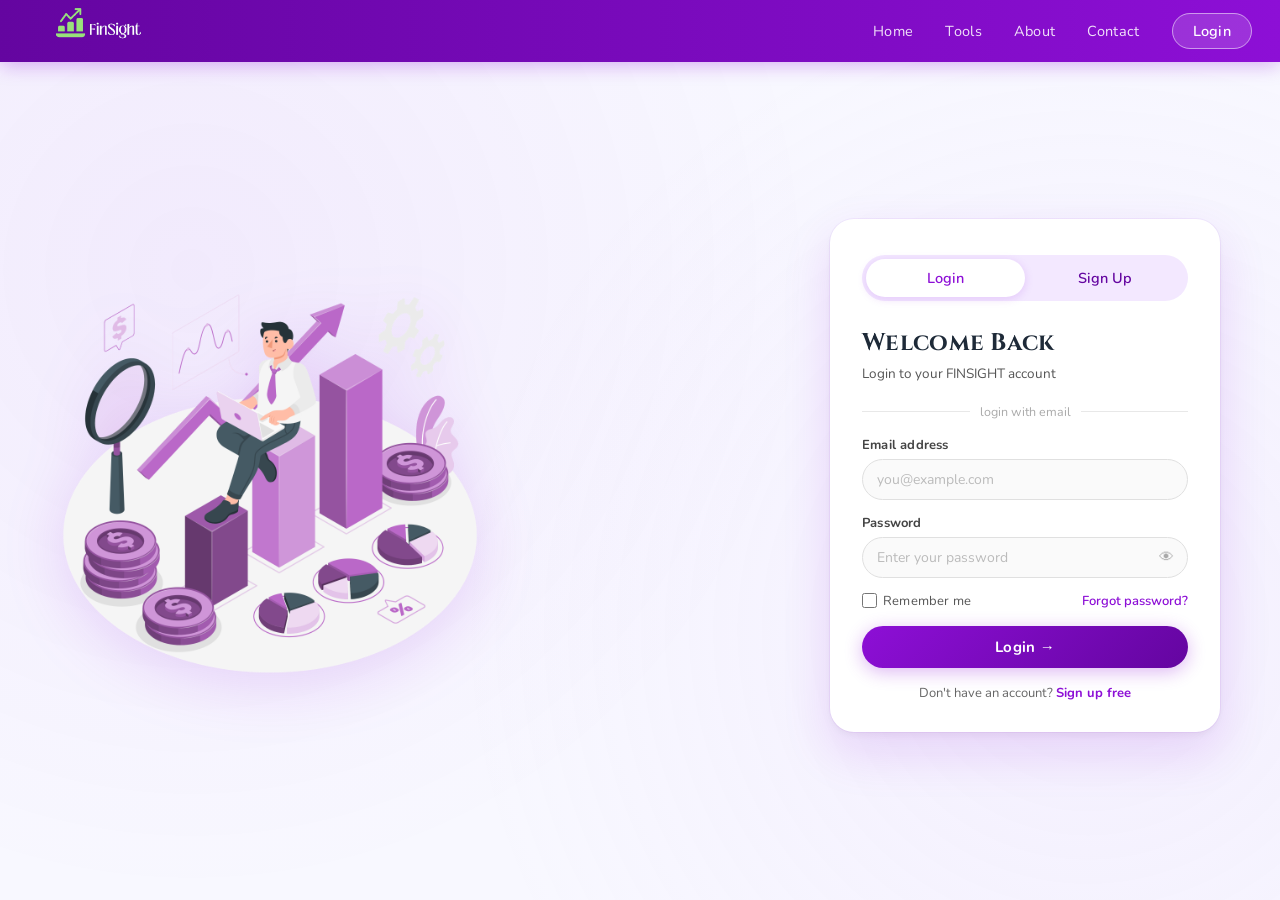
<file: emi.html>
<!DOCTYPE html>
<html lang="en">
<head>
<meta charset="UTF-8">
<meta name="viewport" content="width=device-width, initial-scale=1.0">
<link rel="stylesheet" href="emi_style.css">
<link rel="stylesheet" href="emi_results.css">
<link href="https://fonts.googleapis.com/css2?family=Cabin+Sketch:wght@700&display=swap" rel="stylesheet">
<title>FINSIGHT - EMI Calculator</title>
</head>
<script>
// Instant auth check — before page renders
  if (!JSON.parse(localStorage.getItem("finsightUser") || "null")?.loggedIn) {
    window.location.replace("login.html");
  }
</script>
<body>

<div id="toast" class="toast"></div>

<!-- NAVBAR -->
<nav class="navbar">
  <div class="logo"><img src="logo.png" alt="FINSIGHT"></div>
  <div class="hamburger" id="hamburger"><div></div><div></div><div></div></div>
  <ul id="nav-links">
    <li><a href="index.html">Home</a></li>
    <li><a href="index.html#tools">Tools</a></li>
    <li><a href="index.html#about">About</a></li>
    <li><a href="index.html#contact">Contact</a></li>
    <li id="nav-user">
      <a href="login.html" class="login-btn" id="loginBtn">Login</a>
      <div id="avatarBox">
        <div id="avatarLetter" onclick="toggleMenu()"></div>
        <div id="logoutMenu"><button onclick="logout()">Logout</button></div>
      </div>
    </li>
  </ul>
</nav>

<!-- PAGE HERO -->
<section class="page-hero">
  <p class="section-tag">EMI Calculator</p>
  <h1>Know Your Loan Before You Sign</h1>
  <p>Calculate your exact monthly EMI, see how much interest you'll really pay, and get a full repayment breakdown — before committing to any loan.</p>
</section>

<!-- MAIN CONTENT -->
<div class="main-content">
  <div class="form-card">
    <div class="form-card-header">
      <h3>Loan Details</h3>
      <p>Enter your loan parameters to calculate the EMI and full repayment schedule.</p>
    </div>

    <form id="emi-form">

      <!-- LOAN TYPE PILLS -->
      <div class="input-group">
        <label>🏷️ Loan Type</label>
        <div class="loan-type-pills">
          <button type="button" class="pill-btn active" data-rate="8.5"  data-label="Home Loan">🏠 Home Loan</button>
          <button type="button" class="pill-btn"        data-rate="10.5" data-label="Car Loan">🚗 Car Loan</button>
          <button type="button" class="pill-btn"        data-rate="12"   data-label="Personal Loan">👤 Personal Loan</button>
          <button type="button" class="pill-btn"        data-rate="14"   data-label="Education Loan">🎓 Education Loan</button>
          <button type="button" class="pill-btn"        data-rate="0"    data-label="Custom">⚙️ Custom</button>
        </div>
        <p class="input-hint">Select a loan type to auto-fill the typical interest rate, or choose Custom to enter manually.</p>
      </div>

      <div class="three-col">
        <!-- LOAN AMOUNT -->
        <div class="input-group">
          <label for="loan-amount">💰 Loan Amount (₹)</label>
          <input type="number" id="loan-amount" placeholder="e.g. 2000000" min="1000">
          <div class="range-wrap">
            <input type="range" id="loan-amount-range" min="10000" max="10000000" step="10000" value="2000000">
            <div class="range-labels"><span>₹10K</span><span>₹1Cr</span></div>
          </div>
        </div>

        <!-- INTEREST RATE -->
        <div class="input-group">
          <label for="interest-rate">📈 Interest Rate (% p.a.)</label>
          <input type="number" id="interest-rate" placeholder="e.g. 8.5" min="0.1" max="36" step="0.1" value="8.5">
          <div class="range-wrap">
            <input type="range" id="interest-rate-range" min="1" max="36" step="0.1" value="8.5">
            <div class="range-labels"><span>1%</span><span>36%</span></div>
          </div>
        </div>

        <!-- TENURE -->
        <div class="input-group">
          <label for="tenure">📅 Loan Tenure</label>
          <div class="tenure-wrap">
            <input type="number" id="tenure" placeholder="e.g. 20" min="1" max="360">
            <select id="tenure-type">
              <option value="years" selected>Years</option>
              <option value="months">Months</option>
            </select>
          </div>
          <div class="range-wrap">
            <input type="range" id="tenure-range" min="1" max="30" step="1" value="20">
            <div class="range-labels"><span>1 yr</span><span>30 yrs</span></div>
          </div>
        </div>
      </div>

      <!-- PREPAYMENT (optional) -->
      <div class="section-divider">Optional: Extra Payments</div>
      <div class="two-col">
        <div class="input-group">
          <label for="prepayment">💸 Monthly Prepayment (₹)</label>
          <input type="number" id="prepayment" placeholder="e.g. 5000 (optional)" min="0">
          <p class="input-hint">Any extra amount you pay each month above the EMI. Reduces tenure and interest.</p>
        </div>
        <div class="input-group">
          <label for="start-date">📆 Loan Start Date</label>
          <input type="month" id="start-date">
          <p class="input-hint">Used to generate actual month names in the amortisation schedule.</p>
        </div>
      </div>

      <div class="btn-row">
        <button type="submit" class="btn-calculate">Calculate EMI →</button>
        <button type="button" class="btn-reset" onclick="resetForm()">Reset</button>
      </div>
    </form>
  </div>
</div>

<!-- RESULTS -->
<div id="results-section" style="display:none;">

  <!-- EMI HERO CARD -->
  <div class="results-wrapper" id="emi-hero-section"></div>

  <!-- SUMMARY CARDS -->
  <div class="results-wrapper">
    <div class="results-heading">
      <span class="section-tag" style="color:rgb(141,15,214)">Breakdown</span>
      <h2>Loan Cost Breakdown</h2>
    </div>
    <div id="summary-cards" class="summary-cards"></div>
  </div>

  <!-- DONUT CHART -->
  <div class="results-wrapper">
    <div class="results-heading">
      <span class="section-tag" style="color:rgb(141,15,214)">Visualisation</span>
      <h2>Principal vs Interest</h2>
      <p class="results-sub">See what fraction of your total repayment goes to the bank vs the actual loan.</p>
    </div>
    <div class="chart-row">
      <div class="donut-wrap">
        <svg id="donut-svg" viewBox="0 0 220 220" xmlns="http://www.w3.org/2000/svg">
          <circle id="donut-bg"        cx="110" cy="110" r="80" fill="none" stroke="#f0eaff" stroke-width="32"/>
          <circle id="donut-interest"  cx="110" cy="110" r="80" fill="none" stroke="rgb(141,15,214)" stroke-width="32" stroke-dasharray="0 502.65" stroke-linecap="butt" transform="rotate(-90 110 110)" style="transition:stroke-dasharray 0.8s ease"/>
          <circle id="donut-principal" cx="110" cy="110" r="80" fill="none" stroke="rgb(200,160,255)" stroke-width="32" stroke-dasharray="0 502.65" stroke-linecap="butt" transform="rotate(-90 110 110)" style="transition:stroke-dasharray 0.8s ease"/>
          <text id="donut-center-label" x="110" y="104" text-anchor="middle" font-size="11" fill="#8888aa" font-family="Arial">Monthly EMI</text>
          <text id="donut-center-value" x="110" y="126" text-anchor="middle" font-size="18" font-weight="700" fill="rgb(141,15,214)" font-family="Arial"></text>
        </svg>
        <div class="donut-legend">
          <div class="legend-item"><span class="legend-dot" style="background:rgb(141,15,214)"></span><span>Interest</span><strong id="legend-interest-pct"></strong></div>
          <div class="legend-item"><span class="legend-dot" style="background:rgb(200,160,255)"></span><span>Principal</span><strong id="legend-principal-pct"></strong></div>
        </div>
      </div>
      <div class="chart-stats" id="chart-stats"></div>
    </div>
  </div>

  <!-- PREPAYMENT COMPARISON (shown only if prepayment > 0) -->
  <div class="results-wrapper" id="prepayment-section" style="display:none;">
    <div class="results-heading">
      <span class="section-tag" style="color:rgb(141,15,214)">Prepayment Impact</span>
      <h2>How Prepayment Saves You Money</h2>
      <p class="results-sub">Comparison of your loan with and without the extra monthly payment.</p>
    </div>
    <div id="prepayment-cards" class="prepayment-cards"></div>
  </div>

  
  <!-- AMORTISATION TABLE -->
  <div class="results-wrapper" id="amort-section">
    <div class="results-heading">
      <span class="section-tag" style="color:rgb(141,15,214)">Schedule</span>
      <h2>Amortisation Schedule</h2>
      <p class="results-sub" id="amort-sub">Month-by-month breakdown of every payment — principal, interest and remaining balance.</p>
    </div>

    <!-- Year filter -->
    <div class="year-filter" id="year-filter"></div>

    <div class="table-wrap">
      <table class="breakdown-table" id="amort-table">
        <thead>
          <tr>
            <th>#</th>
            <th>Month</th>
            <th>EMI Paid</th>
            <th>Principal</th>
            <th>Interest</th>
            <th>Prepayment</th>
            <th>Balance</th>
            <th>Paid %</th>
          </tr>
        </thead>
        <tbody id="amort-body"></tbody>
      </table>
    </div>

    <div class="table-footer" id="table-footer"></div>
  </div>

</div><!-- end results -->

<script>
window.addEventListener("DOMContentLoaded", () => {
  const user = JSON.parse(localStorage.getItem("finsightUser"));
  const loginBtn    = document.getElementById("loginBtn");
  const avatarBox   = document.getElementById("avatarBox");
  const avatarLetter = document.getElementById("avatarLetter");
  loginBtn.style.display  = "block";
  avatarBox.style.display = "none";
  if (user && user.loggedIn === true) {
    loginBtn.style.display  = "none";
    avatarBox.style.display = "flex";
    avatarLetter.textContent = user.avatar;
  }
  const hamburger = document.getElementById("hamburger");
  if (hamburger) {
    hamburger.addEventListener("click", () => {
      document.getElementById("nav-links").classList.toggle("show");
      hamburger.classList.toggle("active");
    });
  }
  // Default start date to current month
  const now = new Date();
  document.getElementById("start-date").value =
    `${now.getFullYear()}-${String(now.getMonth()+1).padStart(2,"0")}`;
  document.getElementById("tenure").value = 20;
});
function logout()     { localStorage.removeItem("finsightUser"); window.location.href = "login.html"; }
function toggleMenu() {
  const m = document.getElementById("logoutMenu");
  m.style.display = m.style.display === "block" ? "none" : "block";
}

  
</script>
<script src="emi.js"></script>
</body>
</html>
</file>
<file: emi_style.css>
/* =========================================
   FINSIGHT - emi_style.css
   Matches existing Expense / Savings theme
========================================= */

* { margin: 0; padding: 0; box-sizing: border-box; }

body {
  font-family: Arial, Helvetica, sans-serif;
  background-color: ghostwhite;
  color: #1e2a38;
 overflow-x: hidden;
}

/* ── NAVBAR ── */
.navbar {
  position: fixed; 
top: 0; 
left: 0;
  width: 100%; 
height: 60px;
  display: flex; 
justify-content: space-between; 
align-items: center;
  padding: 0 20px;
  background-color: rgb(141,15,214);
  z-index: 1000;
  box-shadow: 0 2px 10px rgba(0,0,0,0.2);
}
.logo img { 
width: 180px; 
height: auto;
 }
.navbar ul { 
list-style: none; 
display: flex; 
gap: 40px; 
align-items: center; 
}
.navbar ul li a { 
text-decoration: none; 
color: white; 
font-size: 15px; 
font-weight: 100; 
transition: color 0.2s; 
}
.navbar ul li a:hover {
 color: #ddd; 
}
.login-btn {
 background-color: white; 
color: rgb(141,15,214) !important; 
padding: 8px 20px; border-radius: 25px; 
font-weight: 600 !important; 
}
.login-btn:hover { 
background-color: rgb(237,233,255) !important; 
}

/* Hamburger */
.hamburger { display: none; flex-direction: column; gap: 5px; cursor: pointer; padding: 4px; }
.hamburger div { width: 24px; height: 2px; background: white; border-radius: 2px; transition: all 0.3s; }
.hamburger.active div:nth-child(1) { transform: rotate(45deg) translate(5px,5px); }
.hamburger.active div:nth-child(2) { opacity: 0; }
.hamburger.active div:nth-child(3) { transform: rotate(-45deg) translate(5px,-5px); }

/* ── PAGE HERO ── */
.page-hero {
  background-color: rgb(141,15,214);
  color: white; text-align: center;
  padding: 100px 40px 50px 40px;
}
.section-tag {
  font-size: 13px; font-weight: 600; letter-spacing: 1.5px;
  text-transform: uppercase; color: rgba(255,255,255,0.75); margin-bottom: 12px;
  display: block;
}
.page-hero h1 { font-size: 38px; font-family: 'Cabin Sketch', cursive; margin-bottom: 14px; }
.page-hero p {
  font-size: 16px; color: rgba(255,255,255,0.85); max-width: 580px;
  margin: 0 auto; line-height: 1.6; font-family: 'Times New Roman', Times, serif;
}

/* ── MAIN CONTENT ── */
.main-content {
  max-width: 960px;
  margin: 0 auto;
  padding: 40px 5%;
}

/* ── FORM CARD ── */
.form-card {
  background: white;
  border-radius: 20px;
  padding: 36px 32px;
  border: 1px solid rgba(141,15,214,0.12);
  box-shadow: 0 4px 20px rgba(141,15,214,0.08);
}
.form-card-header {
  margin-bottom: 28px;
  padding-bottom: 20px;
  border-bottom: 1.5px solid rgba(141,15,214,0.1);
}
.form-card-header h3 {
  font-size: 20px; color: #1e2a38;
  font-family: Cambria, Georgia, serif; margin-bottom: 6px;
}
.form-card-header p { font-size: 14px; color: #8888aa; }

/* ── LOAN TYPE PILLS ── */
.loan-type-pills {
  display: flex; flex-wrap: wrap; gap: 10px;
  margin-bottom: 6px;
}
.pill-btn {
  padding: 8px 18px;
  border: 1.5px solid rgba(141,15,214,0.25);
  border-radius: 25px;
  background: ghostwhite;
  color: #1e2a38;
  font-size: 13px; font-weight: 600;
  cursor: pointer;
  transition: all 0.2s;
  font-family: Arial, Helvetica, sans-serif;
}
.pill-btn:hover  { border-color: rgb(141,15,214); background: rgb(237,233,255); color: rgb(100,10,160); }
.pill-btn.active { background: rgb(141,15,214); color: white; border-color: rgb(141,15,214); }

/* ── LAYOUT ── */
.three-col {
  display: grid;
  grid-template-columns: 1fr 1fr 1fr;
  gap: 20px;
}
.two-col {
  display: grid;
  grid-template-columns: 1fr 1fr;
  gap: 20px;
}

/* ── INPUT GROUPS ── */
.input-group { margin-bottom: 20px; }
.input-group label {
  display: block; font-size: 13px; font-weight: 600;
  color: #1e2a38; margin-bottom: 8px;
}
.input-group input[type="number"],
.input-group input[type="month"],
.input-group select {
  width: 100%; padding: 12px 16px;
  border: 1.5px solid #ddd; border-radius: 25px;
  font-size: 14px; color: #1e2a38; background-color: ghostwhite;
  outline: none; font-family: Arial, Helvetica, sans-serif;
  transition: border-color 0.2s, box-shadow 0.2s;
  -webkit-appearance: none;
}
.input-group input:focus,
.input-group select:focus {
  border-color: rgb(141,15,214);
  box-shadow: 0 0 0 3px rgba(141,15,214,0.08);
  background-color: white;
}
.input-hint { font-size: 12px; color: #8888aa; margin-top: 5px; padding-left: 6px; line-height: 1.4; }

/* Tenure row — input + select side by side */
.tenure-wrap { display: flex; gap: 8px; }
.tenure-wrap input  { flex: 2; }
.tenure-wrap select {
  flex: 1; padding: 12px 10px;
  background-image: url("data:image/svg+xml;utf8,<svg fill='%231e2a38' height='20' viewBox='0 0 24 24' width='20' xmlns='http://www.w3.org/2000/svg'><path d='M7 10l5 5 5-5z'/></svg>");
  background-repeat: no-repeat; background-position: right 8px center; background-size: 16px;
  cursor: pointer;
}

/* ── RANGE SLIDERS ── */
.range-wrap { margin-top: 10px; }
.range-wrap input[type="range"] {
  width: 100%; height: 4px;
  -webkit-appearance: none; appearance: none;
  background: linear-gradient(to right, rgb(141,15,214) 0%, rgb(141,15,214) 50%, #e0d4f7 50%, #e0d4f7 100%);
  border-radius: 10px; outline: none; cursor: pointer;
  border: none; padding: 0;
}
.range-wrap input[type="range"]::-webkit-slider-thumb {
  -webkit-appearance: none; appearance: none;
  width: 18px; height: 18px; border-radius: 50%;
  background: rgb(141,15,214); cursor: pointer;
  border: 2px solid white;
  box-shadow: 0 1px 6px rgba(141,15,214,0.4);
  transition: transform 0.15s;
}
.range-wrap input[type="range"]::-webkit-slider-thumb:hover { transform: scale(1.2); }
.range-wrap input[type="range"]::-moz-range-thumb {
  width: 18px; height: 18px; border-radius: 50%;
  background: rgb(141,15,214); cursor: pointer;
  border: 2px solid white; box-shadow: 0 1px 6px rgba(141,15,214,0.4);
}
.range-labels { display: flex; justify-content: space-between; font-size: 11px; color: #8888aa; margin-top: 4px; }

/* ── SECTION DIVIDER ── */
.section-divider {
  font-size: 12px; font-weight: 700; text-transform: uppercase;
  letter-spacing: 1px; color: rgb(141,15,214);
  border-top: 1.5px solid rgba(141,15,214,0.15);
  padding-top: 16px; margin: 24px 0 18px 0;
}

/* ── BUTTONS ── */
.btn-row { display: flex; gap: 12px; margin-top: 8px; }
.btn-calculate {
  flex: 1; padding: 14px;
  background-color: rgb(141,15,214); color: white;
  font-size: 15px; font-weight: 600; border: none; border-radius: 25px;
  cursor: pointer; transition: background-color 0.2s, transform 0.2s;
  font-family: Arial, Helvetica, sans-serif;
}
.btn-calculate:hover { background-color: rgb(100,10,160); transform: translateY(-2px); }
.btn-reset {
  padding: 14px 28px;
  background-color: transparent; color: rgb(141,15,214);
  font-size: 15px; font-weight: 600;
  border: 2px solid rgb(141,15,214); border-radius: 25px;
  cursor: pointer; transition: background-color 0.2s, transform 0.2s;
  font-family: Arial, Helvetica, sans-serif;
}
.btn-reset:hover { background-color: rgb(237,233,255); transform: translateY(-2px); }

/* ── AVATAR / AUTH ── */
#avatarLetter {
  width: 36px; height: 36px; border-radius: 50%;
  background: white; color: rgb(141,15,214);
  display: flex; align-items: center; justify-content: center;
  font-weight: 700; font-size: 14px; cursor: pointer;
}
#avatarBox { position: relative; display: none; }
#logoutMenu {
  position: absolute; top: 45px; right: 0;
  background: white; border-radius: 10px; padding: 8px;
  display: none; box-shadow: 0 5px 20px rgba(0,0,0,0.15);
}
#logoutMenu button {
  background: none; border: none; padding: 6px 12px;
  cursor: pointer; color: #1e2a38;
}
#logoutMenu button:hover { background: rgb(237,233,255); }

/* ── TOAST ── */
.toast {
  position: fixed; bottom: 30px; left: 50%;
  transform: translateX(-50%) translateY(20px);
  background: #1e2a38; color: white;
  padding: 12px 28px; border-radius: 30px;
  font-size: 14px; font-weight: 500;
  opacity: 0; pointer-events: none;
  transition: opacity 0.3s, transform 0.3s;
  z-index: 9999; white-space: nowrap;
}
.toast.show          { opacity: 1; transform: translateX(-50%) translateY(0); }
.toast.toast-warn    { background: #d97706; }
.toast.toast-success { background: rgb(141,15,214); }

/* ── RESPONSIVE ── */
@media (max-width: 900px) {
  .three-col { grid-template-columns: 1fr 1fr; }
}
@media (max-width: 680px) {
  .hamburger { display: flex; }
  .navbar ul  { display: none; flex-direction: column; position: absolute; top: 65px; left: 0; right: 0; background: rgb(141,15,214); padding: 20px; gap: 16px; }
  .navbar ul.show { display: flex; }
  .navbar { padding: 0 20px; }
  .page-hero { padding: 90px 24px 40px; }
  .page-hero h1 { font-size: 28px; }
  .main-content { padding: 24px 4%; }
  .form-card { padding: 22px 16px; }
  .three-col { grid-template-columns: 1fr; }
  .two-col   { grid-template-columns: 1fr; }
  .btn-row   { flex-direction: column; }
  .loan-type-pills { gap: 8px; }
  .pill-btn { padding: 7px 14px; font-size: 12px; }
}
</file>
<file: emi_results.css>
/* =========================================
   FINSIGHT - emi_results.css
   Styles for JS-generated EMI results
========================================= */

/* ── RESULTS WRAPPER ── */
.results-wrapper {
  max-width: 1100px;
  margin: 0 auto 40px auto;
  padding: 0 5%;
}
.results-heading { margin-bottom: 22px; }
.results-heading h2 {
  font-size: 28px; color: #1e2a38;
  font-family: Cambria, Georgia, serif; margin-bottom: 6px;
}
.results-sub { font-size: 14px; color: #5f6b7a; }

/* ── EMI HERO ── */
.emi-hero {
  background: rgb(141,15,214);
  border-radius: 20px;
  padding: 36px 40px;
  color: white;
  display: flex;
  align-items: center;
  justify-content: space-between;
  flex-wrap: wrap;
  gap: 24px;
}
.emi-hero-left { }
.emi-hero-label { font-size: 13px; font-weight: 600; letter-spacing: 1.5px; text-transform: uppercase; opacity: 0.75; margin-bottom: 8px; }
.emi-hero-amount { font-size: 52px; font-weight: 700; font-family: Cambria, Georgia, serif; line-height: 1; }
.emi-hero-sub { font-size: 14px; opacity: 0.8; margin-top: 8px; }
.emi-hero-right { display: flex; gap: 28px; flex-wrap: wrap; }
.emi-stat { text-align: center; }
.emi-stat-label { font-size: 12px; opacity: 0.7; text-transform: uppercase; letter-spacing: 0.5px; margin-bottom: 4px; }
.emi-stat-value { font-size: 22px; font-weight: 700; }
.emi-stat-value.accent { color: rgba(255,220,255,1); }

/* ── SUMMARY CARDS ── */
.summary-cards {
  display: grid;
  grid-template-columns: repeat(4, 1fr);
  gap: 16px;
}
.sum-card {
  background: white; border-radius: 18px; padding: 22px 18px;
  text-align: center;
  border: 1px solid rgba(141,15,214,0.12);
  box-shadow: 0 4px 16px rgba(141,15,214,0.07);
  transition: transform 0.2s;
}
.sum-card:hover    { transform: translateY(-4px); }
.sum-card.negative { border-color: rgba(220,38,38,0.3); background: #fff1f1; }
.sum-card.positive { border-color: rgba(22,163,74,0.3); background: #f0fdf4; }
.sum-card.accent   { border-color: rgba(141,15,214,0.4); background: rgb(237,233,255); }
.sum-icon  { font-size: 26px; margin-bottom: 8px; }
.sum-label { font-size: 12px; color: #5f6b7a; font-weight: 600; text-transform: uppercase; letter-spacing: 0.5px; margin-bottom: 6px; }
.sum-value { font-size: 20px; font-weight: 700; color: #1e2a38; }
.sum-sub   { font-size: 12px; color: #5f6b7a; margin-top: 4px; }

/* ── DONUT CHART ── */
.chart-row {
  display: flex;
  align-items: center;
  gap: 40px;
  flex-wrap: wrap;
}
.donut-wrap {
  display: flex; flex-direction: column; align-items: center; gap: 20px;
  flex-shrink: 0;
}
#donut-svg { width: 220px; height: 220px; }
.donut-legend { display: flex; flex-direction: column; gap: 10px; }
.legend-item { display: flex; align-items: center; gap: 10px; font-size: 14px; color: #1e2a38; }
.legend-dot  { width: 14px; height: 14px; border-radius: 3px; flex-shrink: 0; }
.legend-item strong { margin-left: auto; font-size: 15px; color: rgb(141,15,214); min-width: 40px; text-align: right; }

.chart-stats {
  flex: 1; min-width: 220px;
  display: grid; grid-template-columns: 1fr 1fr; gap: 14px;
}
.stat-box {
  background: white; border-radius: 14px; padding: 18px 16px;
  border: 1px solid rgba(141,15,214,0.1);
  box-shadow: 0 2px 10px rgba(141,15,214,0.06);
}
.stat-box-label { font-size: 12px; color: #5f6b7a; font-weight: 600; text-transform: uppercase; letter-spacing: 0.3px; margin-bottom: 8px; }
.stat-box-value { font-size: 18px; font-weight: 700; color: #1e2a38; }
.stat-box-sub   { font-size: 12px; color: #8888aa; margin-top: 3px; }

/* ── PREPAYMENT CARDS ── */
.prepayment-cards {
  display: grid;
  grid-template-columns: 1fr 1fr;
  gap: 20px;
}
.prep-card {
  border-radius: 18px; padding: 26px 24px;
  border: 1px solid rgba(141,15,214,0.12);
  background: white;
  box-shadow: 0 4px 16px rgba(141,15,214,0.07);
}
.prep-card.highlight { background: rgb(237,233,255); border-color: rgba(141,15,214,0.35); }
.prep-card-title { font-size: 15px; font-weight: 700; color: #1e2a38; margin-bottom: 18px; padding-bottom: 12px; border-bottom: 1px solid rgba(141,15,214,0.1); }
.prep-row { display: flex; justify-content: space-between; font-size: 14px; padding: 6px 0; border-bottom: 0.5px solid rgba(141,15,214,0.06); }
.prep-row:last-child { border-bottom: none; }
.prep-row span  { color: #5f6b7a; }
.prep-row strong { color: #1e2a38; }
.prep-row strong.save { color: #16a34a; }
.prep-row strong.accent { color: rgb(141,15,214); }

/* ── INSIGHTS ── */
.two-col-insights {
  display: grid; grid-template-columns: 1fr 1fr; gap: 24px;
}
.insight-box {
  background: white; border-radius: 18px; padding: 28px 24px;
  border: 1px solid rgba(141,15,214,0.12);
  box-shadow: 0 4px 16px rgba(141,15,214,0.07);
}
.insight-box h3 { font-size: 16px; color: #1e2a38; font-family: Cambria, Georgia, serif; margin-bottom: 16px; }
.insight-item, .suggest-item {
  display: flex; align-items: flex-start; gap: 12px;
  padding: 12px 14px; border-radius: 12px; margin-bottom: 10px;
  font-size: 14px; line-height: 1.5;
}
.insight-item span, .suggest-item span { font-size: 18px; flex-shrink: 0; }
.insight-good   { background: #f0fdf4; border-left: 4px solid #16a34a; color: #14532d; }
.insight-warn   { background: #fffbeb; border-left: 4px solid #d97706; color: #78350f; }
.insight-danger { background: #fff1f1; border-left: 4px solid #dc2626; color: #7f1d1d; }
.suggest-item   { background: rgb(237,233,255); border-left: 4px solid rgb(141,15,214); color: #3b1278; }

/* ── YEAR FILTER ── */
.year-filter {
  display: flex; flex-wrap: wrap; gap: 8px; margin-bottom: 18px;
}
.year-btn {
  padding: 6px 16px; border-radius: 20px; font-size: 12px; font-weight: 700;
  border: 1.5px solid rgba(141,15,214,0.25);
  background: ghostwhite; color: #1e2a38; cursor: pointer;
  transition: all 0.15s; font-family: Arial, Helvetica, sans-serif;
}
.year-btn:hover  { border-color: rgb(141,15,214); background: rgb(237,233,255); color: rgb(100,10,160); }
.year-btn.active { background: rgb(141,15,214); color: white; border-color: rgb(141,15,214); }

/* ── AMORTISATION TABLE ── */
.table-wrap {
  overflow-x: auto; border-radius: 18px;
  box-shadow: 0 4px 20px rgba(141,15,214,0.08);
}
.breakdown-table {
  width: 100%; border-collapse: collapse;
  background: white; border-radius: 18px; overflow: hidden; font-size: 14px;
}
.breakdown-table thead th {
  background: rgb(141,15,214); color: white;
  padding: 14px 16px; text-align: left;
  font-size: 12px; font-weight: 600; text-transform: uppercase; letter-spacing: 0.5px;
}
.breakdown-table tbody tr { border-bottom: 1px solid rgba(141,15,214,0.06); transition: background 0.15s; }
.breakdown-table tbody tr:last-child { border-bottom: none; }
.breakdown-table tbody tr:hover { background: rgb(250,248,255); }
.breakdown-table tbody tr.year-start td { border-top: 2px solid rgba(141,15,214,0.2); }
.breakdown-table td { padding: 11px 16px; color: #1e2a38; vertical-align: middle; }
.breakdown-table td.pos  { color: #16a34a; font-weight: 600; }
.breakdown-table td.neg  { color: #dc2626; font-weight: 600; }
.breakdown-table td.muted { color: #8888aa; }
.pct-cell { display: flex; align-items: center; gap: 10px; min-width: 120px; }
.bar-wrap  { flex: 1; height: 6px; background: #f0eaff; border-radius: 10px; overflow: hidden; }
.bar-fill  { height: 100%; background: rgb(141,15,214); border-radius: 10px; transition: width 0.4s ease; }

/* ── TABLE FOOTER (totals) ── */
.table-footer {
  background: rgb(237,233,255); border-radius: 14px;
  padding: 16px 20px; margin-top: 16px;
  display: flex; flex-wrap: wrap; gap: 24px;
  font-size: 14px; color: rgb(60,10,100);
}
.table-footer strong { color: rgb(141,15,214); }

/* ── RESPONSIVE ── */
@media (max-width: 900px) {
  .summary-cards { grid-template-columns: repeat(2,1fr); }
  .two-col-insights { grid-template-columns: 1fr; }
  .prepayment-cards { grid-template-columns: 1fr; }
  .chart-row { flex-direction: column; align-items: flex-start; }
  .chart-stats { grid-template-columns: 1fr 1fr; width: 100%; }
}
@media (max-width: 600px) {
  .summary-cards { grid-template-columns: 1fr 1fr; }
  .emi-hero { flex-direction: column; padding: 28px 22px; }
  .emi-hero-amount { font-size: 38px; }
  .results-heading h2 { font-size: 22px; }
  .chart-stats { grid-template-columns: 1fr; }
}
@media (max-width: 400px) {
  .summary-cards { grid-template-columns: 1fr; }
}
</file>
<file: Expense_style.css>
/* =========================================
FINSIGHT - expenseStyle.css
========================================= */

* {
  margin: 0;
  padding: 0;
  box-sizing: border-box;
}

input[type="number"]::-webkit-outer-spin-button,
input[type="number"]::-webkit-inner-spin-button {
  -webkit-appearance: none;
  margin: 0;
}

input[type="number"] {
  -moz-appearance: textfield;
}

body {
  font-family: Arial, Helvetica, sans-serif;
  background-color: ghostwhite;
  color: #1e2a38;
  min-height: 100vh;
}

/* =========================================
   NAVBAR
========================================= */

.navbar {
  position: fixed;
  top: 0;
  left: 0;
  width: 100%;
  height: 60px;
  display: flex;
  justify-content: space-between;
  align-items: center;
  padding: 0 40px;
  background-color: rgb(141, 15, 214);
  z-index: 1000;
  box-shadow: 0 2px 10px rgba(0, 0, 0, 0.2);
}

.logo img {
  width: 180px;
  height: auto;
}

/* Desktop nav links */
.nav-links {
  list-style: none;
  display: flex;
  gap: 40px;
  align-items: center;
}

.navbar ul li a {
  text-decoration: none;
  color: white;
  font-size: 15px;
  font-weight: 500;
  transition: color 0.2s;
}

.navbar ul li a:hover {
  color: #ddd;
}

.login-btn {
  background-color: white;
  color: rgb(141, 15, 214) !important;
  padding: 8px 20px;
  border-radius: 25px;
  font-weight: 600 !important;
}

.login-btn:hover {
  background-color: rgb(237, 233, 255) !important;
}

/* =========================================
   PAGE HERO
========================================= */

.page-hero {
  background-color: rgb(141, 15, 214);
  color: white;
  text-align: center;
  padding: 100px 40px 50px 40px;
}

.section-tag {
  font-size: 13px;
  font-weight: 600;
  letter-spacing: 1.5px;
  text-transform: uppercase;
  color: rgba(255, 255, 255, 0.75);
  margin-bottom: 12px;
}

.page-hero h1 {
  font-size: 38px;
  font-family: 'Cabin Sketch', cursive;
  margin-bottom: 14px;
}

.page-hero p {
  font-size: 16px;
  color: rgba(255, 255, 255, 0.85);
  max-width: 500px;
  margin: 0 auto;
  line-height: 1.6;
  font-family: 'Times New Roman', Times, serif;
}

/* =========================================
   MAIN CONTENT
========================================= */

.main-content {
  display: block;
  padding: 40px 5%;
  max-width: 900px;
  margin: 0 auto;
}

/* =========================================
   EXPENSE FORM
========================================= */

.expense-form {
  width: 90%;
  background-color: white;
  border-radius: 20px;
  padding: 32px 28px;
  border: 1px solid rgba(141, 15, 214, 0.12);
  box-shadow: 0 4px 20px rgba(141, 15, 214, 0.08);
}

.income-row {
  background-color: rgb(237, 233, 255);
  border-radius: 14px;
  padding: 16px 18px;
  margin-bottom: 28px;
  border: 1px solid rgba(141, 15, 214, 0.20);
}

.income-row label {
  display: block;
  font-size: 13px;
  font-weight: 600;
  color: rgb(141, 15, 214);
  margin-bottom: 8px;
}

.income-row input {
  width: 100%;
  padding: 11px 16px;
  border: 1.5px solid rgba(141, 15, 214, 0.30);
  border-radius: 25px;
  font-size: 15px;
  color: #1e2a38;
  background-color: white;
  outline: none;
  font-family: Arial, Helvetica, sans-serif;
  transition: border-color 0.2s;
}

.income-row input:focus {
  border-color: rgb(141, 15, 214);
}

.section-sub {
  font-size: 13px;
  font-weight: 600;
  color: #5f6b7a;
  text-transform: uppercase;
  letter-spacing: 0.8px;
  margin-bottom: 14px;
}

/* =========================================
   EXPENSE ROWS
========================================= */

.expense-table {
  display: flex;
  flex-direction: column;
  gap: 10px;
  margin-bottom: 28px;
}

.expense-row {
  display: flex;
  align-items: center;
  gap: 12px;
  background-color: ghostwhite;
  border-radius: 12px;
  padding: 11px 16px;
  border: 1px solid rgba(141, 15, 214, 0.08);
  transition: border-color 0.2s;
}

.expense-row:hover {
  border-color: rgba(141, 15, 214, 0.25);
  background-color: rgb(250, 248, 255);
}

.exp-icon {
  font-size: 20px;
  width: 28px;
  text-align: center;
  flex-shrink: 0;
}

.expense-row label {
  flex: 1;
  font-size: 14px;
  color: #1e2a38;
  font-weight: 500;
  cursor: default;
}

.expense-row input {
  width: 130px;
  padding: 9px 14px;
  border: 1.5px solid #ddd;
  border-radius: 25px;
  font-size: 14px;
  color: #1e2a38;
  text-align: right;
  background-color: white;
  outline: none;
  font-family: Arial, Helvetica, sans-serif;
  transition: border-color 0.2s;
}

.expense-row input:focus {
  border-color: rgb(141, 15, 214);
  box-shadow: 0 0 0 3px rgba(141, 15, 214, 0.08);
}

/* =========================================
   BUTTONS
========================================= */

.btn-row {
  display: flex;
  gap: 12px;
}

.btn-calculate {
  flex: 1;
  padding: 14px;
  background-color: rgb(141, 15, 214);
  color: white;
  font-size: 15px;
  font-weight: 600;
  border: none;
  border-radius: 25px;
  cursor: pointer;
  transition: background-color 0.2s, transform 0.2s;
  font-family: Arial, Helvetica, sans-serif;
}

.btn-calculate:hover {
  background-color: rgb(100, 10, 160);
  transform: translateY(-2px);
}

.btn-reset {
  padding: 14px 28px;
  background-color: transparent;
  color: rgb(141, 15, 214);
  font-size: 15px;
  font-weight: 600;
  border: 2px solid rgb(141, 15, 214);
  border-radius: 25px;
  cursor: pointer;
  transition: background-color 0.2s, transform 0.2s;
  font-family: Arial, Helvetica, sans-serif;
}

.btn-reset:hover {
  background-color: rgb(237, 233, 255);
  transform: translateY(-2px);
}

/* =========================================
   AVATAR & LOGOUT MENU (desktop)
========================================= */

#avatarBox {
  display: none;
  align-items: center;
  gap: 10px;
  position: relative;
}

#avatarLetter {
  width: 36px;
  height: 36px;
  min-width: 36px;
  min-height: 36px;
  border-radius: 50%;
  background: white;
  color: rgb(141, 15, 214);
  display: flex;
  align-items: center;
  justify-content: center;
  font-weight: 700;
  font-size: 14px;
  cursor: pointer;
  box-shadow: 0 2px 8px rgba(0,0,0,0.15);
  flex-shrink: 0;
}

#logoutMenu {
  position: absolute;
  top: 45px;
  right: 0;
  background: white;
  border-radius: 10px;
  padding: 8px;
  display: none;
  box-shadow: 0 5px 20px rgba(0,0,0,0.15);
  z-index: 9999;
}

#logoutMenu button {
  background: none;
  border: none;
  padding: 6px 12px;
  cursor: pointer;
  color: #1e2a38;
  white-space: nowrap;
}

#logoutMenu button:hover {
  background: rgb(237, 233, 255);
}

#loginBtn {
  display: block;
}

/* =========================================
   HAMBURGER ICON
========================================= */

.hamburger {
  display: none;
  flex-direction: column;
  justify-content: center;
  gap: 5px;
  cursor: pointer;
  padding: 8px;
  z-index: 2000;
  background: none;
  border: none;
}

.hamburger div {
  width: 25px;
  height: 3px;
  background-color: white;
  border-radius: 2px;
  transition: all 0.3s;
}

/* =========================================
   MOBILE DROPDOWN PANEL
   — purple, partial height, below navbar
========================================= */

.mobile-nav-overlay {
  display: none;                        /* hidden by default            */
  position: fixed;
  top: 60px;                            /* starts right below navbar    */
  left: 0;
  width: 100%;
  background-color: rgb(141, 15, 214); /* same purple as navbar        */
  z-index: 999;
  flex-direction: column;
  align-items: center;
  padding: 28px 20px 32px;
  gap: 28px;
  /* no bottom constraint — height is driven by content */
  box-shadow: 0 8px 24px rgba(0,0,0,0.18);
}

.mobile-nav-overlay.open {
  display: flex;
}

.mobile-nav-overlay a {
  text-decoration: none;
  color: white;
  font-size: 18px;
  font-weight: 500;
  transition: opacity 0.2s;
}

.mobile-nav-overlay a:hover {
  opacity: 0.75;
}

/* Avatar inside dropdown */
.mob-avatar {
  width: 48px;
  height: 48px;
  min-width: 48px;
  min-height: 48px;
  border-radius: 50%;
  background: white;
  color: rgb(141, 15, 214);
  display: flex;
  align-items: center;
  justify-content: center;
  font-weight: 700;
  font-size: 18px;
  cursor: pointer;
  margin-top: 4px;
}

/* Login button inside dropdown */
.mob-login-btn {
  background: white !important;
  color: rgb(141, 15, 214) !important;
  padding: 9px 28px !important;
  border-radius: 25px !important;
  font-weight: 700 !important;
  font-size: 15px !important;
  margin-top: 4px;
}

/* Logout button inside dropdown */
.mob-logout-btn {
  background: rgba(255,255,255,0.15);
  color: white;
  border: 1.5px solid rgba(255,255,255,0.5);
  padding: 8px 24px;
  border-radius: 25px;
  font-size: 14px;
  font-weight: 600;
  cursor: pointer;
  transition: background 0.2s;
  font-family: Arial, Helvetica, sans-serif;
}

.mob-logout-btn:hover {
  background: rgba(255,255,255,0.28);
}

/* =========================================
   RESPONSIVE — TABLET
========================================= */

@media (max-width: 1024px) {
  .main-content {
    flex-direction: column;
  }
}

/* =========================================
   RESPONSIVE — MOBILE
========================================= */

@media (max-width: 768px) {

  .hamburger {
    display: flex;
  }

  /* Hide desktop nav on mobile */
  .nav-links {
    display: none !important;
  }

  #avatarBox {
    display: none !important;
  }

  .navbar {
    padding: 0 16px;
  }

  .main-content {
    padding: 20px 4%;
  }

  .expense-form {
    width: 100%;
  }

  .page-hero {
    padding: 80px 20px 40px 20px;
  }

  .page-hero h1 {
    font-size: 28px;
  }
}
</file>
<file: expense_results.css>
/* =========================================
   FINSIGHT - expense_results.css
   Styles for JS-generated results section
========================================= */

/* ── TOAST ── */
.toast {
  position: fixed;
  bottom: 30px;
  left: 50%;
  transform: translateX(-50%) translateY(20px);
  background: #1e2a38;
  color: white;
  padding: 12px 28px;
  border-radius: 30px;
  font-size: 14px;
  font-weight: 500;
  opacity: 0;
  pointer-events: none;
  transition: opacity 0.3s, transform 0.3s;
  z-index: 9999;
  white-space: nowrap;
}
.toast.show {
  opacity: 1;
  transform: translateX(-50%) translateY(0);
}
.toast.toast-warn  { background: #d97706; }
.toast.toast-success { background: rgb(141,15,214); }

/* ── RESULTS WRAPPER ── */
.results-wrapper {
  max-width: 1100px;
  margin: 0 auto 40px auto;
  padding: 0 5%;
}

.results-heading {
  margin-bottom: 22px;
}
.results-heading h2 {
  font-size: 28px;
  color: #1e2a38;
  font-family: Cambria, Georgia, serif;
  margin-bottom: 6px;
}
.results-sub {
  font-size: 14px;
  color: #5f6b7a;
}

/* ── SUMMARY CARDS ── */
.summary-cards {
  display: grid;
  grid-template-columns: repeat(4, 1fr);
  gap: 18px;
}
.sum-card {
  background: white;
  border-radius: 18px;
  padding: 26px 20px;
  text-align: center;
  border: 1px solid rgba(141,15,214,0.12);
  box-shadow: 0 4px 16px rgba(141,15,214,0.07);
  transition: transform 0.2s;
}
.sum-card:hover { transform: translateY(-4px); }
.sum-card.positive { border-color: rgba(22,163,74,0.3); background: #f0fdf4; }
.sum-card.negative { border-color: rgba(220,38,38,0.3); background: #fff1f1; }
.sum-icon  { font-size: 28px; margin-bottom: 8px; }
.sum-label { font-size: 13px; color: #5f6b7a; font-weight: 600; text-transform: uppercase; letter-spacing: 0.5px; margin-bottom: 6px; }
.sum-value { font-size: 24px; font-weight: 700; color: #1e2a38; }
.sum-sub   { font-size: 12px; color: #5f6b7a; margin-top: 4px; }
.health-score { font-size: 16px !important; margin-top: 4px; }

/* ── BREAKDOWN TABLE ── */
.table-wrap {
  overflow-x: auto;
  border-radius: 18px;
  box-shadow: 0 4px 20px rgba(141,15,214,0.08);
}
.breakdown-table {
  width: 100%;
  border-collapse: collapse;
  background: white;
  border-radius: 18px;
  overflow: hidden;
  font-size: 14px;
}
.breakdown-table thead th {
  background: rgb(141,15,214);
  color: white;
  padding: 14px 18px;
  text-align: left;
  font-size: 13px;
  font-weight: 600;
  text-transform: uppercase;
  letter-spacing: 0.5px;
}
.breakdown-table tbody tr {
  border-bottom: 1px solid rgba(141,15,214,0.06);
  transition: background 0.15s;
}
.breakdown-table tbody tr:last-child { border-bottom: none; }
.breakdown-table tbody tr:hover { background: rgb(250,248,255); }
.breakdown-table tbody tr.top-spender { background: rgb(253,245,255); }
.breakdown-table tbody tr.zero-row { opacity: 0.45; }
.breakdown-table td { padding: 13px 18px; color: #1e2a38; vertical-align: middle; }

.row-icon { margin-right: 6px; }
.badge-top {
  display: inline-block;
  background: rgb(141,15,214);
  color: white;
  font-size: 10px;
  font-weight: 700;
  padding: 2px 8px;
  border-radius: 20px;
  margin-left: 8px;
  vertical-align: middle;
}

/* Bar */
.pct-cell { display: flex; align-items: center; gap: 10px; min-width: 160px; }
.bar-wrap  { flex: 1; height: 8px; background: #f0eaff; border-radius: 10px; overflow: hidden; }
.bar-fill  { height: 100%; background: rgb(141,15,214); border-radius: 10px; transition: width 0.6s ease; }
.over      { color: #dc2626; font-weight: 700; }

.amount-cell { font-weight: 600; }
.limit-cell  { color: #5f6b7a; font-size: 13px; }

.tag-ok   { background:#dcfce7; color:#16a34a; font-size:11px; font-weight:700; padding:3px 10px; border-radius:20px; }
.tag-over { background:#fee2e2; color:#dc2626; font-size:11px; font-weight:700; padding:3px 10px; border-radius:20px; }

/* History table extra */
.breakdown-table td.pos { color: #16a34a; font-weight: 700; }
.breakdown-table td.neg { color: #dc2626; font-weight: 700; }

/* ── INSIGHTS ── */
.two-col-insights {
  display: grid;
  grid-template-columns: 1fr 1fr;
  gap: 24px;
}
.insight-box {
  background: white;
  border-radius: 18px;
  padding: 28px 24px;
  border: 1px solid rgba(141,15,214,0.12);
  box-shadow: 0 4px 16px rgba(141,15,214,0.07);
}
.insight-box h3 {
  font-size: 16px;
  color: #1e2a38;
  font-family: Cambria, Georgia, serif;
  margin-bottom: 16px;
}
.insight-item, .suggest-item {
  display: flex;
  align-items: flex-start;
  gap: 12px;
  padding: 12px 14px;
  border-radius: 12px;
  margin-bottom: 10px;
  font-size: 14px;
  line-height: 1.5;
}
.insight-item span, .suggest-item span { font-size: 20px; flex-shrink: 0; }

.insight-good   { background: #f0fdf4; border-left: 4px solid #16a34a; color: #14532d; }
.insight-warn   { background: #fffbeb; border-left: 4px solid #d97706; color: #78350f; }
.insight-danger { background: #fff1f1; border-left: 4px solid #dc2626; color: #7f1d1d; }
.suggest-item   { background: rgb(237,233,255); border-left: 4px solid rgb(141,15,214); color: #3b1278; }

/* ── RESPONSIVE ── */
@media (max-width: 900px) {
  .summary-cards { grid-template-columns: repeat(2, 1fr); }
  .two-col-insights { grid-template-columns: 1fr; }
}
@media (max-width: 600px) {
  .summary-cards { grid-template-columns: 1fr 1fr; }
  .sum-value { font-size: 18px; }
  .results-heading h2 { font-size: 22px; }
}
@media (max-width: 400px) {
  .summary-cards { grid-template-columns: 1fr; }
}
</file>
<file: loginStyle.css>
/* ═══════════════════════════════════════════
   FINSIGHT — Login Page Stylesheet
   ═══════════════════════════════════════════ */

@import url('https://fonts.googleapis.com/css2?family=Cinzel:wght@400;600;700&family=Nunito:wght@300;400;600;700&display=swap');

/* ── RESET & ROOT ── */
* {
  margin: 0;
  padding: 0;
  box-sizing: border-box;
}

:root {
  --purple:       rgb(141, 15, 214);
  --purple-light: rgb(211, 166, 245);
  --purple-soft:  #f3e8ff;
  --purple-dark:  rgb(100, 5, 160);
  --white:        #ffffff;
  --ghost:        ghostwhite;
  --text:         #1e2a38;
  --sub:          #555;
}

/* ── BASE ── */
body {
  font-family: 'Nunito', Arial, sans-serif;
  background-color: var(--ghost);
  color: var(--text);
  overflow-x: hidden;
  min-height: 100vh;
}

body::before {
  content: '';
  position: fixed;
  top: 0; left: 0;
  width: 100%; height: 100%;
  background-image:
    radial-gradient(circle at 15% 30%, rgba(141,15,214,0.06) 0%, transparent 50%),
    radial-gradient(circle at 85% 70%, rgba(211,166,245,0.10) 0%, transparent 50%);
  pointer-events: none;
  z-index: 0;
}

/* ════════════════════════════════
   NAVBAR
   ════════════════════════════════ */
.navbar {
  position: fixed;
  top: 0; left: 0;
  width: 100%;
  height: 62px;
  display: flex;
  justify-content: space-between;
  align-items: center;
  padding: 0 28px;
  background: linear-gradient(90deg, var(--purple-dark), var(--purple));
  z-index: 1000;
  box-shadow: 0 2px 20px rgba(141,15,214,0.35);
}

.logo-img img {
  width: 150px;
  height: auto;
}

.nav-links {
  list-style: none;
  display: flex;
  gap: 32px;
  align-items: center;
}

.nav-links li a {
  text-decoration: none;
  color: rgba(255,255,255,0.88);
  font-size: 14.5px;
  font-weight: 400;
  letter-spacing: 0.3px;
  transition: color 0.2s;
}

.nav-links li a:hover {
  color: #fff;
}

.login-btn {
  background: rgba(255,255,255,0.15) !important;
  color: white !important;
  padding: 7px 20px;
  border-radius: 25px;
  font-weight: 600 !important;
  border: 1.5px solid rgba(255,255,255,0.5);
  backdrop-filter: blur(4px);
  transition: background 0.2s !important;
}

.login-btn:hover {
  background: rgba(255,255,255,0.28) !important;
}

/* Hamburger */
.hamburger {
  display: none;
  flex-direction: column;
  gap: 5px;
  cursor: pointer;
  padding: 4px;
  background: none;
  border: none;
}

.hamburger span {
  display: block;
  width: 24px;
  height: 2.5px;
  background: white;
  border-radius: 2px;
  transition: all 0.3s;
}

.hamburger.open span:nth-child(1) { transform: translateY(7.5px) rotate(45deg); }
.hamburger.open span:nth-child(2) { opacity: 0; }
.hamburger.open span:nth-child(3) { transform: translateY(-7.5px) rotate(-45deg); }

/* ════════════════════════════════
   MAIN CONTAINER
   ════════════════════════════════ */
.container {
  display: flex;
  justify-content: space-between;
  align-items: center;
  padding: 100px 60px 50px;
  min-height: 100vh;
  position: relative;
  z-index: 1;
  gap: 40px;
}

/* ════════════════════════════════
   LEFT — ILLUSTRATION
   ════════════════════════════════ */
.image {
  flex: 1;
  display: flex;
  flex-direction: column;
  align-items: flex-start;
  gap: 22px;
  min-width: 0;
}

.image img {
  width: 100%;
  max-width: 420px;
  filter: drop-shadow(0 12px 30px rgba(141,15,214,0.15));
  animation: floatImg 4s ease-in-out infinite;
}

@keyframes floatImg {
  0%, 100% { transform: translateY(0); }
  50%       { transform: translateY(-12px); }
}


/* ════════════════════════════════
   RIGHT — CARD
   ════════════════════════════════ */
.card {
  width: 390px;
  flex-shrink: 0;
  padding: 36px 32px 30px;
  border-radius: 24px;
  background: var(--white);
  box-shadow:
    0 4px 6px rgba(0,0,0,0.04),
    0 20px 50px rgba(141,15,214,0.14),
    0 0 0 1px rgba(141,15,214,0.06);
  animation: cardIn 0.5s cubic-bezier(0.22,1,0.36,1) both;
}

@keyframes cardIn {
  from { opacity: 0; transform: translateY(24px); }
  to   { opacity: 1; transform: translateY(0); }
}

/* ── Tabs ── */
.tabs {
  display: flex;
  margin-bottom: 26px;
  background: var(--purple-soft);
  border-radius: 30px;
  padding: 4px;
}

.tab-btn {
  flex: 1;
  padding: 9px;
  border: none;
  border-radius: 26px;
  background: transparent;
  cursor: pointer;
  font-size: 14.5px;
  font-family: 'Nunito', sans-serif;
  font-weight: 600;
  color: var(--purple-dark);
  transition: background 0.25s, color 0.25s, box-shadow 0.25s;
}

.tab-btn.active {
  background: var(--white);
  color: var(--purple);
  box-shadow: 0 2px 10px rgba(141,15,214,0.15);
}

/* ── Form header ── */
.card h2 {
  font-family: 'Cinzel', serif;
  font-size: 24px;
  font-weight: 700;
  margin-bottom: 5px;
  color: var(--text);
  letter-spacing: 0.3px;
}

.form-sub {
  color: var(--sub);
  margin-bottom: 20px;
  font-size: 13.5px;
}

/* ── Google button ── */
.google-btn {
  width: 100%;
  display: flex;
  align-items: center;
  justify-content: center;
  gap: 10px;
  padding: 11px;
  border-radius: 25px;
  background: var(--white);
  border: 1.5px solid #e0e0e0;
  cursor: pointer;
  font-size: 14px;
  font-family: 'Nunito', sans-serif;
  font-weight: 600;
  margin-bottom: 16px;
  color: #333;
  transition: border-color 0.2s, box-shadow 0.2s, background 0.2s;
}

.google-btn:hover {
  border-color: var(--purple-light);
  box-shadow: 0 3px 12px rgba(141,15,214,0.1);
  background: #faf5ff;
}

/* ── Divider ── */
.divider {
  display: flex;
  align-items: center;
  gap: 10px;
  margin-bottom: 16px;
}

.divider::before,
.divider::after {
  content: '';
  flex: 1;
  height: 1px;
  background: #e8e8e8;
}

.divider p,
.divider span {
  white-space: nowrap;
  color: #aaa;
  font-size: 12.5px;
}

/* ── Form inputs ── */
.form-group {
  margin-bottom: 14px;
  position: relative;
}

form label {
  display: block;
  margin-bottom: 5px;
  font-size: 13px;
  font-weight: 700;
  color: #444;
  letter-spacing: 0.2px;
}

form input[type="email"],
form input[type="password"],
form input[type="text"] {
  width: 100%;
  padding: 10px 14px;
  border-radius: 25px;
  border: 1.5px solid #e0e0e0;
  font-size: 14px;
  font-family: 'Nunito', sans-serif;
  color: var(--text);
  background: #fafafa;
  transition: border-color 0.2s, box-shadow 0.2s, background 0.2s;
  outline: none;
}

form input[type="email"]:focus,
form input[type="password"]:focus,
form input[type="text"]:focus {
  border-color: var(--purple-light);
  box-shadow: 0 0 0 3px rgba(141,15,214,0.08);
  background: #fff;
}

form input::placeholder { color: #bbb; }

/* ── Password wrap + toggle ── */
.input-wrap {
  position: relative;
}

.input-wrap input {
  padding-right: 42px;
}

.toggle-pw {
  position: absolute;
  right: 14px;
  top: 50%;
  transform: translateY(-50%);
  cursor: pointer;
  color: #aaa;
  font-size: 15px;
  user-select: none;
  transition: color 0.2s;
}

.toggle-pw:hover { color: var(--purple); }

/* ── Options row ── */
.options {
  display: flex;
  justify-content: space-between;
  align-items: center;
  font-size: 13px;
  margin-bottom: 16px;
  color: #555;
  flex-wrap: wrap;
  gap: 8px;
}

.options label {
  display: flex;
  align-items: center;
  gap: 6px;
  font-size: 13px;
  font-weight: 400;
  cursor: pointer;
  margin-bottom: 0;
  color: #555;
}

.options input[type="checkbox"] {
  accent-color: var(--purple);
  width: 15px;
  height: 15px;
}

.forgot {
  color: var(--purple);
  text-decoration: none;
  font-weight: 600;
  font-size: 13px;
  transition: opacity 0.2s;
}

.forgot:hover { opacity: 0.75; }

/* ── Submit button ── */
.submit-btn {
  width: 100%;
  padding: 11px;
  border-radius: 25px;
  background: linear-gradient(135deg, var(--purple), var(--purple-dark));
  color: white;
  border: none;
  font-size: 15px;
  font-weight: 700;
  font-family: 'Nunito', sans-serif;
  cursor: pointer;
  margin-bottom: 16px;
  letter-spacing: 0.3px;
  box-shadow: 0 4px 18px rgba(141,15,214,0.3);
  transition: transform 0.15s, box-shadow 0.15s;
}

.submit-btn:hover {
  transform: translateY(-1px);
  box-shadow: 0 7px 22px rgba(141,15,214,0.38);
}

.submit-btn:active {
  transform: translateY(0);
  box-shadow: 0 3px 12px rgba(141,15,214,0.25);
}

/* ── Switch text ── */
.switch-text {
  text-align: center;
  font-size: 13px;
  color: #666;
}

.switch-text a {
  color: var(--purple);
  font-weight: 700;
  text-decoration: none;
}

.switch-text a:hover { text-decoration: underline; }

/* ── Password strength bar ── */
.strength-bar {
  display: flex;
  gap: 4px;
  margin-top: -8px;
  margin-bottom: 14px;
}

.strength-seg {
  flex: 1;
  height: 3px;
  border-radius: 3px;
  background: #e8e8e8;
  transition: background 0.3s;
}



/* ════════════════════════════════
   RESPONSIVE BREAKPOINTS
   ════════════════════════════════ */

/* Tablet landscape (≤ 1024px) */
@media (max-width: 1024px) {
  .container { padding: 100px 40px 50px; gap: 30px; }
  .image img  { max-width: 340px; }
  .card       { width: 360px; }
}

/* Tablet portrait (≤ 900px) — hide illustration */
@media (max-width: 900px) {
  .image      { display: none; }
  .container  { justify-content: center; padding: 100px 24px 50px; }
  .card       { width: 100%; max-width: 440px; }
}

/* Mobile (≤ 600px) */
@media (max-width: 600px) {
  /* Show hamburger, hide nav links by default */
  .hamburger  { display: flex; }

  .nav-links {
    display: none;
    position: absolute;
    top: 62px;
    left: 0;
    width: 100%;
    flex-direction: column;
    gap: 0;
    background: linear-gradient(180deg, var(--purple-dark), var(--purple));
    padding: 10px 0 16px;
    box-shadow: 0 8px 20px rgba(0,0,0,0.2);
  }

  .nav-links.open   { display: flex; }
  .nav-links li     { width: 100%; }

  .nav-links li a {
    display: block;
    padding: 12px 28px;
    font-size: 15px;
    border-bottom: 1px solid rgba(255,255,255,0.08);
  }

  .nav-links li:last-child a { border-bottom: none; }

  .login-btn {
    margin: 8px 20px 0 !important;
    display: inline-block;
    text-align: center;
  }

  /* Layout */
  .container  { padding: 82px 16px 36px; align-items: flex-start; }

  /* Card */
  .card       { width: 100%; max-width: 100%; padding: 26px 18px 22px; border-radius: 18px; }
  .card h2    { font-size: 21px; }
  .tab-btn    { font-size: 13px; padding: 8px; }

  /* Home */
  .home-hero    { padding: 110px 16px 50px; }
  .home-hero h1 { font-size: 26px; }
  .home-hero > p { font-size: 14px; }
  .home-cards   { gap: 12px; }
  .home-card    { width: calc(50% - 6px); padding: 18px 14px; min-width: 130px; }
}

/* Small mobile (≤ 400px) */
@media (max-width: 400px) {
  .home-card  { width: 100%; }
  .card       { padding: 20px 14px; }
  .card h2    { font-size: 19px; }
}
</file>
<file: Savingsstylee.css>
/* FINSIGHT - savingsStyle.css (Dynamic Monthly Logger) */

/* ── BASIC RESET ── */
* { margin: 0; padding: 0; box-sizing: border-box; }

body {
font-family: Arial, Helvetica, sans-serif;
background-color: ghostwhite;
color: #1e2a38;
min-height: 100vh;
}

/* ── NAVBAR ── */
.navbar {
position: fixed; top: 0; left: 0;
width: 100%; height: 65px;
display: flex; justify-content: space-between; align-items: center;
padding: 0 40px;
background-color: rgb(141, 15, 214);
z-index: 1000;
box-shadow: 0 2px 10px rgba(0,0,0,0.2);
}
.logo img { width: 160px; height: auto; }
.navbar ul { list-style: none; display: flex; gap: 30px; align-items: center; }
.navbar ul li a { text-decoration: none; color: white; font-size: 15px; font-weight: 500; transition: color 0.2s; }
.navbar ul li a:hover { color: #ddd; }
.login-btn { background-color: white; color: rgb(141,15,214) !important; padding: 8px 20px; border-radius: 25px; font-weight: 600 !important; }
.login-btn:hover { background-color: rgb(237,233,255) !important; }

/* ── PAGE HERO ── */
.page-hero {
background-color: rgb(141,15,214);
color: white; text-align: center;
padding: 100px 40px 50px 40px;
}
.section-tag {
font-size: 13px; font-weight: 600; letter-spacing: 1.5px;
text-transform: uppercase; color: rgba(255,255,255,0.75); margin-bottom: 12px;
}
.page-hero h1 { font-size: 38px; font-family: 'Cabin Sketch', cursive; margin-bottom: 14px; }
.page-hero p {
font-size: 16px; color: rgba(255,255,255,0.85); max-width: 560px;
margin: 0 auto; line-height: 1.6; font-family: 'Times New Roman', Times, serif;
}

/* ── MAIN CONTENT ── */
.main-content {
display: block;
padding: 40px 5%;
max-width: 900px;
margin: 0 auto;
}

/* ── FORM CARD ── */
.form-card {
background: white;
border-radius: 20px;
padding: 32px 28px;
border: 1px solid rgba(141,15,214,0.12);
box-shadow: 0 4px 20px rgba(141,15,214,0.08);
width: 100%;
}

.form-card-header {
margin-bottom: 28px;
padding-bottom: 20px;
border-bottom: 1.5px solid rgba(141,15,214,0.1);
}
.form-card-header h3 {
font-size: 20px; color: #1e2a38;
font-family: Cambria, Georgia, serif; margin-bottom: 6px; margin-top: 10px;
}
.form-card-header p { font-size: 14px; color: #8888aa; }

.step-badge {
display: inline-block;
background: rgb(141,15,214); color: white;
font-size: 11px; font-weight: 700; text-transform: uppercase;
letter-spacing: 1px; padding: 4px 12px; border-radius: 20px;
}

/* ── TWO COL LAYOUT ── */
.two-col {
display: grid;
grid-template-columns: 1fr 1fr;
gap: 16px;
}

/* ── INPUT GROUPS ── */
.input-group { margin-bottom: 18px; }
.input-group label { display: block; font-size: 13px; font-weight: 600; color: #1e2a38; margin-bottom: 7px; }
.input-group input, .input-group select {
width: 100%; padding: 12px 16px;
border: 1.5px solid #ddd; border-radius: 25px;
font-size: 14px; color: #1e2a38; background-color: ghostwhite;
outline: none; font-family: Arial, Helvetica, sans-serif;
transition: border-color 0.2s, box-shadow 0.2s;
}
.input-group input:focus, .input-group select:focus {
border-color: rgb(141,15,214);
box-shadow: 0 0 0 3px rgba(141,15,214,0.08);
background-color: white;
}
.input-hint { font-size: 12px; color: #8888aa; margin-top: 5px; padding-left: 6px; line-height: 1.4; }

/* DROPDOWN */
.input-group select {
appearance: none; -webkit-appearance: none; -moz-appearance: none;
background-image: url("data:image/svg+xml;utf8,<svg fill='%231e2a38' height='20' viewBox='0 0 24 24' width='20' xmlns='http://www.w3.org/2000/svg'><path d='M7 10l5 5 5-5z'/></svg>");
background-repeat: no-repeat; background-position: right 16px center; background-size: 16px; cursor: pointer;
}
.input-group select:hover { border-color: rgb(141,15,214); }

/* ── FORM DIVIDER ── */
.form-divider {
font-size: 12px; font-weight: 700; text-transform: uppercase;
letter-spacing: 1px; color: rgb(141,15,214);
border-top: 1.5px solid rgba(141,15,214,0.15);
padding-top: 16px; margin: 24px 0 18px 0;
}

/* ── GOAL PILL ── */
.goal-pill {
display: flex; flex-wrap: wrap; gap: 8px;
margin-bottom: 24px;
}
.pill {
display: inline-block; padding: 5px 14px;
border-radius: 20px; font-size: 12px; font-weight: 600;
background: rgb(237,233,255); color: rgb(100,10,160);
}
.pill.purple { background: rgb(141,15,214); color: white; }
.pill.green  { background: #dcfce7; color: #16a34a; }

/* ── EXPENSE GRID ── */
.expense-grid {
display: grid;
grid-template-columns: 1fr 1fr;
gap: 10px;
margin-bottom: 20px;
}
.expense-row {
display: flex; align-items: center; gap: 10px;
background: ghostwhite; border-radius: 12px; padding: 10px 14px;
border: 1px solid rgba(141,15,214,0.08); transition: border-color 0.2s;
}
.expense-row:hover { border-color: rgba(141,15,214,0.25); background: rgb(250,248,255); }
.expense-row span { font-size: 18px; flex-shrink: 0; width: 24px; text-align: center; }
.expense-row label { flex: 1; font-size: 13px; color: #1e2a38; font-weight: 500; cursor: default; white-space: nowrap; }
.expense-row input {
width: 100px; padding: 7px 12px;
border: 1.5px solid #ddd; border-radius: 20px;
font-size: 13px; color: #1e2a38; text-align: right;
background: white; outline: none;
font-family: Arial, Helvetica, sans-serif;
transition: border-color 0.2s;
}
/* Remove number spinners */
.expense-row input::-webkit-outer-spin-button,
.expense-row input::-webkit-inner-spin-button { -webkit-appearance: none; margin: 0; }
.expense-row input { -moz-appearance: textfield; }
.expense-row input:focus { border-color: rgb(141,15,214); box-shadow: 0 0 0 3px rgba(141,15,214,0.08); }

/* ── LIVE TOTAL BAR ── */
.live-total-bar {
display: grid; grid-template-columns: repeat(3, 1fr);
gap: 12px; margin-bottom: 24px;
background: rgb(237,233,255); border-radius: 14px; padding: 16px 20px;
border: 1px solid rgba(141,15,214,0.2);
}
.live-total-bar > div { text-align: center; }
.live-label { display: block; font-size: 11px; font-weight: 600; text-transform: uppercase; letter-spacing: 0.5px; color: rgb(100,10,160); margin-bottom: 4px; }
.live-value { font-size: 18px; font-weight: 700; color: #1e2a38; }
.live-value.positive { color: #16a34a; }
.live-value.negative { color: #dc2626; }

/* ── BUTTONS ── */
.btn-row { display: flex; gap: 12px; }
.btn-calculate {
flex: 1; padding: 14px;
background-color: rgb(141,15,214); color: white;
font-size: 15px; font-weight: 600; border: none; border-radius: 25px;
cursor: pointer; transition: background-color 0.2s, transform 0.2s;
font-family: Arial, Helvetica, sans-serif;
}
.btn-calculate:hover { background-color: rgb(100,10,160); transform: translateY(-2px); }
.btn-reset {
padding: 14px 28px;
background-color: transparent; color: rgb(141,15,214);
font-size: 15px; font-weight: 600;
border: 2px solid rgb(141,15,214); border-radius: 25px;
cursor: pointer; transition: background-color 0.2s, transform 0.2s;
font-family: Arial, Helvetica, sans-serif;
}
.btn-reset:hover { background-color: rgb(237,233,255); transform: translateY(-2px); }

/* ── AVATAR ── */
#avatarLetter {
width: 36px; height: 36px; border-radius: 50%;
background: white; color: rgb(141,15,214);
display: flex; align-items: center; justify-content: center;
font-weight: 700; font-size: 14px; cursor: pointer;
box-shadow: 0 2px 8px rgba(0,0,0,0.15);
}
#avatarBox { position: relative; display: none; }
#avatarBox button {
padding: 6px 14px; border-radius: 20px;
border: 1px solid rgba(255,255,255,0.5);
background: rgba(255,255,255,0.15); color: white;
font-size: 13px; font-weight: 600; cursor: pointer;
backdrop-filter: blur(4px); transition: all 0.2s;
}
#avatarBox button:hover { background: rgba(255,255,255,0.3); }
#logoutMenu {
position: absolute; top: 45px; right: 0;
background: white; border-radius: 10px; padding: 8px;
display: none; box-shadow: 0 5px 20px rgba(0,0,0,0.15);
}
#logoutMenu button {
background: none; border: none; padding: 6px 12px;
cursor: pointer; color: #1e2a38;
}
#logoutMenu button:hover { background: rgb(237,233,255); }
#loginBtn { display: block; }

.back-btn {
background: none;
border: none;
color: rgb(141,15,214);
font-weight: 600;
cursor: pointer;
margin-bottom: 10px;
}
/* ── RESPONSIVE ── */
@media (max-width: 768px) {
.navbar ul { display: none; }
.navbar { padding: 0 20px; }
.page-hero { padding: 90px 24px 40px 24px; }
.page-hero h1 { font-size: 28px; }
.main-content { padding: 24px 4%; }
.form-card { padding: 22px 16px; }
.two-col { grid-template-columns: 1fr; }
.expense-grid { grid-template-columns: 1fr; }
.live-total-bar { grid-template-columns: 1fr; gap: 8px; }
.btn-row { flex-direction: column; }
}
</file>
<file: savings_results.css>
/* =========================================
   FINSIGHT - savings_results.css
   Styles for JS-generated savings results
========================================= */

/* ── TOAST (same as expense tracker) ── */
.toast {
  position: fixed;
  bottom: 30px;
  left: 50%;
  transform: translateX(-50%) translateY(20px);
  background: #1e2a38;
  color: white;
  padding: 12px 28px;
  border-radius: 30px;
  font-size: 14px;
  font-weight: 500;
  opacity: 0;
  pointer-events: none;
  transition: opacity 0.3s, transform 0.3s;
  z-index: 9999;
  white-space: nowrap;
}
.toast.show        { opacity: 1; transform: translateX(-50%) translateY(0); }
.toast.toast-warn  { background: #d97706; }
.toast.toast-success { background: rgb(141,15,214); }

/* ── RESULTS WRAPPER ── */
.results-wrapper {
  max-width: 1100px;
  margin: 0 auto 40px auto;
  padding: 0 5%;
}

.results-heading { margin-bottom: 22px; }
.results-heading h2 {
  font-size: 28px;
  color: #1e2a38;
  font-family: Cambria, Georgia, serif;
  margin-bottom: 6px;
}
.results-sub { font-size: 14px; color: #5f6b7a; }

/* ── SUMMARY CARDS ── */
.summary-cards {
  display: grid;
  grid-template-columns: repeat(5, 1fr);
  gap: 16px;
}

.sum-card {
  background: white;
  border-radius: 18px;
  padding: 22px 16px;
  text-align: center;
  border: 1px solid rgba(141,15,214,0.12);
  box-shadow: 0 4px 16px rgba(141,15,214,0.07);
  transition: transform 0.2s;
}
.sum-card:hover    { transform: translateY(-4px); }
.sum-card.positive { border-color: rgba(22,163,74,0.3);  background: #f0fdf4; }
.sum-card.negative { border-color: rgba(220,38,38,0.3);  background: #fff1f1; }

.sum-icon  { font-size: 26px; margin-bottom: 8px; }
.sum-label { font-size: 12px; color: #5f6b7a; font-weight: 600; text-transform: uppercase; letter-spacing: 0.5px; margin-bottom: 6px; }
.sum-value { font-size: 20px; font-weight: 700; color: #1e2a38; }
.sum-sub   { font-size: 12px; color: #5f6b7a; margin-top: 4px; }

/* ── GOAL CARD ── */
.goal-card {
  background: white;
  border-radius: 20px;
  padding: 28px 26px;
  border: 1px solid rgba(141,15,214,0.15);
  box-shadow: 0 4px 20px rgba(141,15,214,0.09);
}

.goal-bar-block { margin-bottom: 6px; }

.goal-bar-label {
  display: flex;
  justify-content: space-between;
  font-size: 13px;
  font-weight: 600;
  color: #1e2a38;
  margin-bottom: 8px;
}

.goal-bar-wrap {
  width: 100%;
  height: 14px;
  background: #f0eaff;
  border-radius: 20px;
  overflow: hidden;
}

.goal-bar-fill {
  height: 100%;
  border-radius: 20px;
  transition: width 0.8s ease;
}
.current-fill   { background: rgba(141,15,214,0.45); }
.projected-fill { background: rgb(141,15,214); }
.over-fill      { background: #dc2626; }

.goal-badges {
  display: flex;
  flex-wrap: wrap;
  gap: 10px;
  margin-top: 18px;
}

.tag-ok   { background:#dcfce7; color:#16a34a; font-size:12px; font-weight:700; padding:5px 14px; border-radius:20px; }
.tag-over { background:#fee2e2; color:#dc2626; font-size:12px; font-weight:700; padding:5px 14px; border-radius:20px; }
.tag-info { background:rgb(237,233,255); color:rgb(100,10,160); font-size:12px; font-weight:700; padding:5px 14px; border-radius:20px; }

/* ── GROWTH TABLE ── */
.table-wrap {
  overflow-x: auto;
  border-radius: 18px;
  box-shadow: 0 4px 20px rgba(141,15,214,0.08);
}

.breakdown-table {
  width: 100%;
  border-collapse: collapse;
  background: white;
  border-radius: 18px;
  overflow: hidden;
  font-size: 14px;
}
.breakdown-table thead th {
  background: rgb(141,15,214);
  color: white;
  padding: 14px 18px;
  text-align: left;
  font-size: 13px;
  font-weight: 600;
  text-transform: uppercase;
  letter-spacing: 0.5px;
}
.breakdown-table tbody tr {
  border-bottom: 1px solid rgba(141,15,214,0.06);
  transition: background 0.15s;
}
.breakdown-table tbody tr:last-child { border-bottom: none; }
.breakdown-table tbody tr:hover { background: rgb(250,248,255); }
.breakdown-table tbody tr.top-spender { background: rgb(240,253,244); }
.breakdown-table td { padding: 12px 18px; color: #1e2a38; vertical-align: middle; }
.breakdown-table td.pos { color: #16a34a; font-weight: 700; }
.breakdown-table td.neg { color: #dc2626; font-weight: 700; }

/* Progress bar inside table */
.pct-cell { display: flex; align-items: center; gap: 10px; min-width: 150px; }
.bar-wrap  { flex: 1; height: 8px; background: #f0eaff; border-radius: 10px; overflow: hidden; }
.bar-fill  { height: 100%; background: rgb(141,15,214); border-radius: 10px; transition: width 0.6s ease; }

/* ── TWO COLUMN INSIGHTS ── */
.two-col-insights {
  display: grid;
  grid-template-columns: 1fr 1fr;
  gap: 24px;
}

.insight-box {
  background: white;
  border-radius: 18px;
  padding: 28px 24px;
  border: 1px solid rgba(141,15,214,0.12);
  box-shadow: 0 4px 16px rgba(141,15,214,0.07);
}
.insight-box h3 {
  font-size: 16px;
  color: #1e2a38;
  font-family: Cambria, Georgia, serif;
  margin-bottom: 16px;
}

.insight-item, .suggest-item {
  display: flex;
  align-items: flex-start;
  gap: 12px;
  padding: 12px 14px;
  border-radius: 12px;
  margin-bottom: 10px;
  font-size: 14px;
  line-height: 1.5;
}
.insight-item span, .suggest-item span { font-size: 20px; flex-shrink: 0; }

.insight-good   { background: #f0fdf4; border-left: 4px solid #16a34a; color: #14532d; }
.insight-warn   { background: #fffbeb; border-left: 4px solid #d97706; color: #78350f; }
.insight-danger { background: #fff1f1; border-left: 4px solid #dc2626; color: #7f1d1d; }
.suggest-item   { background: rgb(237,233,255); border-left: 4px solid rgb(141,15,214); color: #3b1278; }

/* ── RESPONSIVE ── */
@media (max-width: 1000px) {
  .summary-cards { grid-template-columns: repeat(3, 1fr); }
  .two-col-insights { grid-template-columns: 1fr; }
}
@media (max-width: 640px) {
  .summary-cards { grid-template-columns: repeat(2, 1fr); }
  .sum-value { font-size: 16px; }
  .results-heading h2 { font-size: 22px; }
  .goal-card { padding: 18px 14px; }
}
@media (max-width: 400px) {
  .summary-cards { grid-template-columns: 1fr; }
}
</file>
